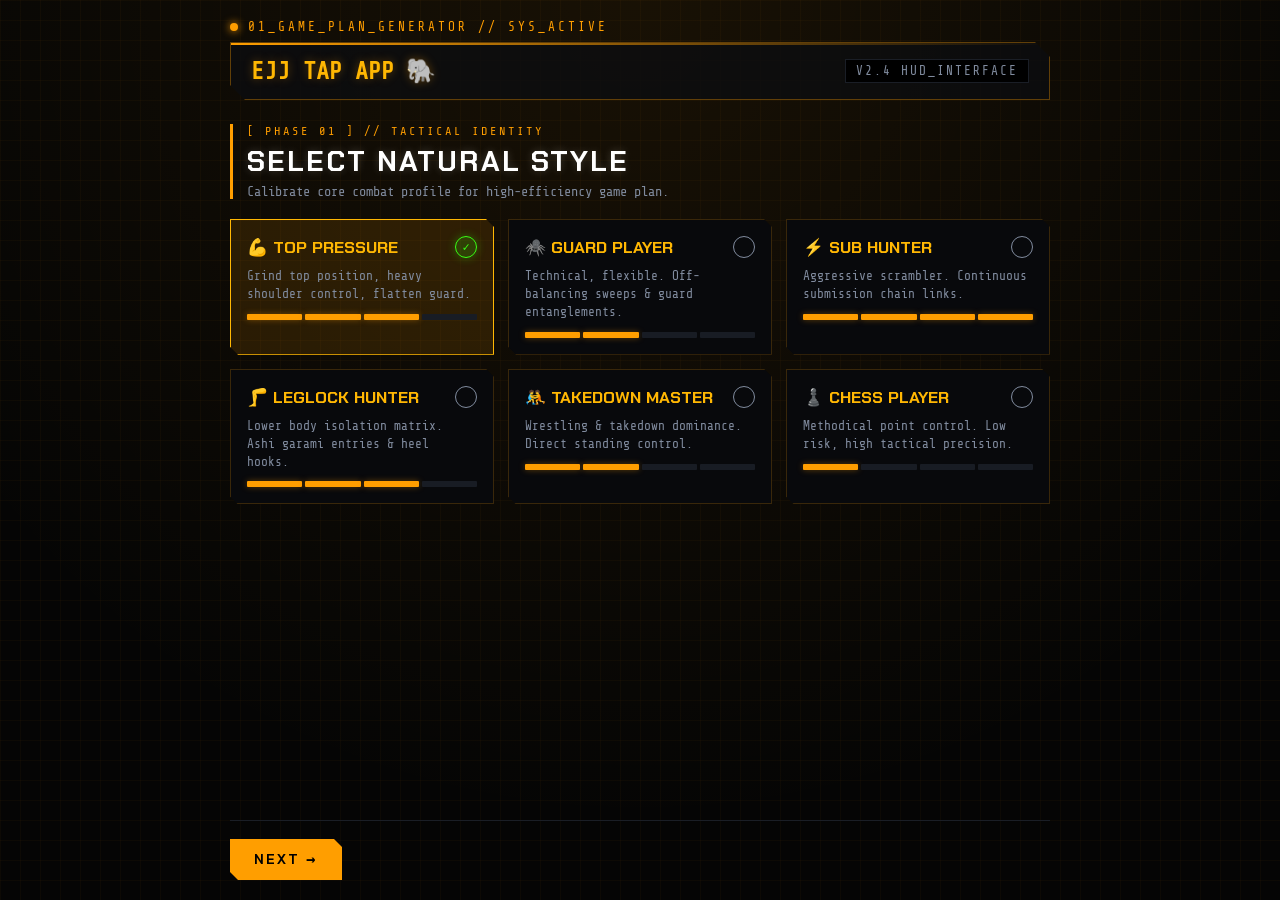
<file: index.html>
<!DOCTYPE html>
<html lang="es">
<head>
    <meta charset="UTF-8">
    <meta name="viewport" content="width=device-width, initial-scale=1.0">
    <title>EJJ TAP APP 🐘 - Game Plan Generator HUD</title>
    <link rel="preconnect" href="https://fonts.googleapis.com">
    <link rel="preconnect" href="https://fonts.gstatic.com" crossorigin>
    <link href="https://fonts.googleapis.com/css2?family=Chakra+Petch:wght@500;600;700&family=Share+Tech+Mono&family=JetBrains+Mono:wght@400;500;700&display=swap" rel="stylesheet">
    <style>
        :root {
            --bg-color: #050505;
            --card-bg: #0c0d10;
            --card-border: rgba(255, 158, 0, 0.35);
            --card-border-dim: #1a1e26;
            --accent-amber: #ff9e00;
            --accent-amber-bright: #ffb703;
            --accent-glow: rgba(255, 158, 0, 0.35);
            --accent-muted: rgba(255, 158, 0, 0.08);
            --neon-green: #39ff14;
            --neon-green-glow: rgba(57, 255, 20, 0.3);
            --text-main: #ff9e00;
            --text-bright: #ffffff;
            --text-muted: #808b9e;
            --font-display: 'Chakra Petch', sans-serif;
            --font-hud: 'Share Tech Mono', monospace;
            --font-code: 'JetBrains Mono', monospace;
        }

        * {
            box-sizing: border-box;
            margin: 0;
            padding: 0;
        }

        body {
            background-color: var(--bg-color);
            color: var(--text-main);
            font-family: var(--font-hud);
            min-height: 100vh;
            display: flex;
            flex-direction: column;
            justify-content: space-between;
            padding: 20px 16px;
            background-image: 
                radial-gradient(circle at 50% 0%, rgba(255, 158, 0, 0.08) 0%, transparent 75%),
                linear-gradient(to bottom, rgba(255, 158, 0, 0.03) 1px, transparent 1px),
                linear-gradient(to right, rgba(255, 158, 0, 0.03) 1px, transparent 1px);
            background-size: 100% 100%, 20px 20px, 20px 20px;
        }

        .container {
            max-width: 820px;
            width: 100%;
            margin: 0 auto;
        }

        h1, h2, h3, h4, .step-title, .btn, .badge {
            font-family: var(--font-display);
            text-transform: uppercase;
            letter-spacing: 2px;
        }

        /* BARRA SUPERIOR Y CABECERA HUD */
        .hud-top-tag {
            font-size: 0.8rem;
            color: var(--accent-amber);
            letter-spacing: 3px;
            display: flex;
            align-items: center;
            gap: 10px;
            margin-bottom: 8px;
            font-family: var(--font-hud);
        }

        .hud-dot {
            width: 8px;
            height: 8px;
            background-color: var(--accent-amber);
            border-radius: 50%;
            box-shadow: 0 0 8px var(--accent-amber);
            display: inline-block;
        }

        .header-brand {
            display: flex;
            align-items: center;
            justify-content: space-between;
            border: 1px solid var(--card-border);
            background: rgba(12, 13, 16, 0.8);
            padding: 14px 20px;
            margin-bottom: 24px;
            position: relative;
            clip-path: polygon(0 0, calc(100% - 15px) 0, 100% 15px, 100% 100%, 15px 100%, 0 calc(100% - 15px));
        }

        .header-brand::before {
            content: "";
            position: absolute;
            top: 0; left: 0; right: 0;
            height: 2px;
            background: linear-gradient(90deg, var(--accent-amber), transparent);
        }

        .header-brand .logo {
            display: flex;
            align-items: center;
            gap: 12px;
            font-size: 1.5rem;
            font-weight: 700;
            color: var(--accent-amber-bright);
            text-shadow: 0 0 10px var(--accent-glow);
        }

        .header-brand .version {
            font-size: 0.8rem;
            color: var(--text-muted);
            border: 1px solid var(--card-border-dim);
            padding: 4px 10px;
            letter-spacing: 2px;
            background: #000;
        }

        /* PASO DEL WIZARD */
        .step-header {
            margin-bottom: 20px;
            border-left: 3px solid var(--accent-amber);
            padding-left: 14px;
        }

        .step-indicator {
            font-size: 0.75rem;
            color: var(--accent-amber);
            letter-spacing: 3px;
            margin-bottom: 4px;
            font-family: var(--font-hud);
        }

        .step-title {
            font-size: 1.8rem;
            font-weight: 700;
            color: var(--text-bright);
            letter-spacing: 2px;
            text-shadow: 0 0 8px rgba(255, 255, 255, 0.2);
        }

        .step-subtitle {
            font-size: 0.85rem;
            color: var(--text-muted);
            margin-top: 4px;
            font-family: var(--font-hud);
        }

        .step-screen {
            display: none;
            animation: fadeIn 0.25s ease-out;
        }

        .step-screen.active {
            display: block;
        }

        @keyframes fadeIn {
            from { opacity: 0; transform: translateY(6px); }
            to { opacity: 1; transform: translateY(0); }
        }

        /* CONTENEDOR TÁCTICO BORDES BISELADOS */
        .hud-frame {
            border: 1px solid var(--card-border-dim);
            background: var(--card-bg);
            padding: 20px;
            margin-bottom: 20px;
            position: relative;
            clip-path: polygon(0 0, calc(100% - 10px) 0, 100% 10px, 100% 100%, 10px 100%, 0 calc(100% - 10px));
            transition: all 0.2s ease;
        }

        .hud-frame::after {
            content: "";
            position: absolute;
            bottom: 2px;
            right: 2px;
            width: 8px;
            height: 8px;
            border-right: 2px solid var(--accent-amber);
            border-bottom: 2px solid var(--accent-amber);
        }

        /* GRID DE TARJETAS TÁCTICAS */
        .options-grid {
            display: grid;
            grid-template-columns: repeat(auto-fit, minmax(240px, 1fr));
            gap: 14px;
            margin-bottom: 24px;
        }

        .card-hud {
            background: #08090c;
            border: 1px solid rgba(255, 158, 0, 0.2);
            padding: 16px;
            cursor: pointer;
            position: relative;
            transition: all 0.2s ease;
            user-select: none;
            clip-path: polygon(0 0, calc(100% - 8px) 0, 100% 8px, 100% 100%, 8px 100%, 0 calc(100% - 8px));
        }

        .card-hud:hover {
            border-color: var(--accent-amber);
            background: rgba(255, 158, 0, 0.05);
            transform: translateY(-2px);
            box-shadow: 0 0 15px rgba(255, 158, 0, 0.15);
        }

        .card-hud.selected {
            border-color: var(--accent-amber-bright);
            background: rgba(255, 158, 0, 0.12);
            box-shadow: 0 0 18px var(--accent-glow);
        }

        .card-hud-header {
            display: flex;
            justify-content: space-between;
            align-items: center;
            margin-bottom: 10px;
        }

        .card-hud-title {
            font-size: 1.05rem;
            font-weight: 700;
            color: var(--accent-amber-bright);
            font-family: var(--font-display);
            display: flex;
            align-items: center;
            gap: 8px;
        }

        .card-hud-desc {
            font-size: 0.8rem;
            color: var(--text-muted);
            line-height: 1.4;
            font-family: var(--font-hud);
        }

        /* ICONOS DE ESTADO Y SEGMENTOS DE BARRAS */
        .status-circle {
            width: 22px;
            height: 22px;
            border-radius: 50%;
            border: 1px solid var(--text-muted);
            display: flex;
            align-items: center;
            justify-content: center;
            font-size: 0.75rem;
            color: transparent;
            transition: all 0.2s;
        }

        .card-hud.selected .status-circle {
            border-color: var(--neon-green);
            background: rgba(57, 255, 20, 0.15);
            color: var(--neon-green);
            box-shadow: 0 0 10px var(--neon-green-glow);
        }

        .segment-bar {
            display: flex;
            gap: 3px;
            margin-top: 10px;
        }

        .segment {
            height: 6px;
            flex: 1;
            background: #181c24;
            border-radius: 1px;
        }

        .segment.active {
            background: var(--accent-amber);
            box-shadow: 0 0 6px var(--accent-glow);
        }

        /* RANGE SLIDER HUD */
        .slider-hud-container {
            background: #08090c;
            border: 1px solid var(--card-border);
            padding: 24px;
            margin-bottom: 24px;
            position: relative;
        }

        .slider-hud-header {
            display: flex;
            justify-content: space-between;
            align-items: center;
            margin-bottom: 16px;
            font-family: var(--font-display);
        }

        .slider-val-box {
            font-size: 1.8rem;
            font-weight: bold;
            color: var(--accent-amber-bright);
            text-shadow: 0 0 10px var(--accent-glow);
        }

        input[type="range"] {
            width: 100%;
            accent-color: var(--accent-amber);
            background: #181c24;
            height: 10px;
            outline: none;
            cursor: pointer;
        }

        /* BOTONES HUD */
        .nav-footer {
            display: flex;
            justify-content: space-between;
            align-items: center;
            border-top: 1px solid var(--card-border-dim);
            padding-top: 18px;
            margin-top: 12px;
        }

        .btn {
            background: transparent;
            border: 1px solid var(--card-border);
            color: var(--text-main);
            padding: 12px 24px;
            font-size: 0.85rem;
            font-weight: 700;
            cursor: pointer;
            transition: all 0.2s ease;
            letter-spacing: 2px;
            display: inline-flex;
            align-items: center;
            justify-content: center;
            gap: 10px;
            clip-path: polygon(0 0, calc(100% - 8px) 0, 100% 8px, 100% 100%, 8px 100%, 0 calc(100% - 8px));
        }

        .btn:hover {
            border-color: var(--accent-amber-bright);
            background: rgba(255, 158, 0, 0.1);
            color: var(--accent-amber-bright);
            box-shadow: 0 0 12px var(--accent-glow);
        }

        .btn-primary {
            background: var(--accent-amber);
            color: #000;
            border: none;
            font-weight: 800;
        }

        .btn-primary:hover {
            background: var(--accent-amber-bright);
            color: #000;
            box-shadow: 0 0 20px var(--accent-glow);
        }

        .btn-full {
            width: 100%;
            padding: 16px;
            font-size: 1rem;
        }

        /* SCREEN CARGA HUD */
        #loading-screen {
            text-align: center;
            padding: 60px 0;
        }

        .hud-scanner {
            width: 60px;
            height: 60px;
            border: 3px solid var(--card-border-dim);
            border-top-color: var(--accent-amber);
            border-bottom-color: var(--neon-green);
            border-radius: 50%;
            animation: spin 0.8s linear infinite;
            margin: 0 auto 24px auto;
            box-shadow: 0 0 15px var(--accent-glow);
        }

        @keyframes spin {
            to { transform: rotate(360deg); }
        }

        /* RESULTADOS Y CANVAS */
        .result-hud-box {
            background: #08090c;
            border: 1px solid var(--card-border);
            padding: 20px;
            margin-bottom: 16px;
            position: relative;
        }

        .result-hud-box h3 {
            color: var(--accent-amber-bright);
            font-size: 0.95rem;
            margin-bottom: 12px;
            border-bottom: 1px dashed var(--card-border-dim);
            padding-bottom: 8px;
            display: flex;
            align-items: center;
            gap: 8px;
        }

        .result-hud-box p, .result-hud-box li {
            font-size: 0.85rem;
            color: #d1d5db;
            line-height: 1.6;
            font-family: var(--font-hud);
        }

        .result-hud-box ul {
            list-style: none;
        }

        .result-hud-box li {
            margin-bottom: 8px;
            display: flex;
            align-items: flex-start;
            gap: 10px;
        }

        .result-hud-box li span.arrow {
            color: var(--accent-amber);
            font-weight: bold;
        }

        .chart-wrapper {
            display: flex;
            justify-content: center;
            align-items: center;
            padding: 10px 0;
        }

        #radarCanvas {
            max-width: 100%;
            height: auto;
        }

        .badge-container {
            display: flex;
            gap: 8px;
            margin-bottom: 12px;
            flex-wrap: wrap;
        }

        .badge {
            border: 1px solid var(--accent-amber);
            color: var(--accent-amber-bright);
            background: var(--accent-muted);
            padding: 3px 10px;
            font-size: 0.7rem;
            letter-spacing: 1.5px;
        }

        @media (max-width: 600px) {
            .step-title { font-size: 1.4rem; }
            .options-grid { grid-template-columns: 1fr; }
            body { padding: 12px 10px; }
        }
    </style>
</head>
<body>

    <div class="container">
        <!-- CABECERA TÁCTICA HUD -->
        <div class="hud-top-tag">
            <span class="hud-dot"></span> 01_GAME_PLAN_GENERATOR // SYS_ACTIVE
        </div>
        <div class="header-brand">
            <div class="logo">
                <span>EJJ TAP APP</span> 🐘
            </div>
            <div class="version">V2.4 HUD_INTERFACE</div>
        </div>

        <!-- PASO 1: ESTILO -->
        <div class="step-screen active" id="step-1">
            <div class="step-header">
                <div class="step-indicator">[ PHASE 01 ] // TACTICAL IDENTITY</div>
                <h2 class="step-title">SELECT NATURAL STYLE</h2>
                <p class="step-subtitle">Calibrate core combat profile for high-efficiency game plan.</p>
            </div>
            
            <div class="options-grid">
                <div class="card-hud selected" onclick="selectCard(this, 'single')" data-style="Top Pressure Player">
                    <div class="card-hud-header">
                        <div class="card-hud-title">💪 TOP PRESSURE</div>
                        <div class="status-circle">✓</div>
                    </div>
                    <div class="card-hud-desc">Grind top position, heavy shoulder control, flatten guard.</div>
                    <div class="segment-bar"><div class="segment active"></div><div class="segment active"></div><div class="segment active"></div><div class="segment"></div></div>
                </div>

                <div class="card-hud" onclick="selectCard(this, 'single')" data-style="Guard Player">
                    <div class="card-hud-header">
                        <div class="card-hud-title">🕷️ GUARD PLAYER</div>
                        <div class="status-circle">✓</div>
                    </div>
                    <div class="card-hud-desc">Technical, flexible. Off-balancing sweeps & guard entanglements.</div>
                    <div class="segment-bar"><div class="segment active"></div><div class="segment active"></div><div class="segment"></div><div class="segment"></div></div>
                </div>

                <div class="card-hud" onclick="selectCard(this, 'single')" data-style="Submission Hunter">
                    <div class="card-hud-header">
                        <div class="card-hud-title">⚡ SUB HUNTER</div>
                        <div class="status-circle">✓</div>
                    </div>
                    <div class="card-hud-desc">Aggressive scrambler. Continuous submission chain links.</div>
                    <div class="segment-bar"><div class="segment active"></div><div class="segment active"></div><div class="segment active"></div><div class="segment active"></div></div>
                </div>

                <div class="card-hud" onclick="selectCard(this, 'single')" data-style="Leglock Hunter">
                    <div class="card-hud-header">
                        <div class="card-hud-title">🦵 LEGLOCK HUNTER</div>
                        <div class="status-circle">✓</div>
                    </div>
                    <div class="card-hud-desc">Lower body isolation matrix. Ashi garami entries & heel hooks.</div>
                    <div class="segment-bar"><div class="segment active"></div><div class="segment active"></div><div class="segment active"></div><div class="segment"></div></div>
                </div>

                <div class="card-hud" onclick="selectCard(this, 'single')" data-style="Takedown Master">
                    <div class="card-hud-header">
                        <div class="card-hud-title">🤼 TAKEDOWN MASTER</div>
                        <div class="status-circle">✓</div>
                    </div>
                    <div class="card-hud-desc">Wrestling & takedown dominance. Direct standing control.</div>
                    <div class="segment-bar"><div class="segment active"></div><div class="segment active"></div><div class="segment"></div><div class="segment"></div></div>
                </div>

                <div class="card-hud" onclick="selectCard(this, 'single')" data-style="Chess Player">
                    <div class="card-hud-header">
                        <div class="card-hud-title">♟️ CHESS PLAYER</div>
                        <div class="status-circle">✓</div>
                    </div>
                    <div class="card-hud-desc">Methodical point control. Low risk, high tactical precision.</div>
                    <div class="segment-bar"><div class="segment active"></div><div class="segment"></div><div class="segment"></div><div class="segment"></div></div>
                </div>
            </div>
        </div>

        <!-- PASO 2: DEBILIDADES -->
        <div class="step-screen" id="step-2">
            <div class="step-header">
                <div class="step-indicator">[ PHASE 02 ] // SYSTEM WEAKNESS ASSESSMENT</div>
                <h2 class="step-title">TARGET WEAKNESSES</h2>
                <p class="step-subtitle">Identify up to 2 critical gaps in your tactical matrix.</p>
            </div>
            
            <div class="options-grid">
                <div class="card-hud" onclick="selectCard(this, 'multiple', 2)" data-weak="Escapes">
                    <div class="card-hud-header">
                        <div class="card-hud-title">01. ESCAPES</div>
                        <div class="status-circle">✓</div>
                    </div>
                    <div class="card-hud-desc">Stuck under side control, mount, or back control pins.</div>
                    <div class="segment-bar"><div class="segment active"></div><div class="segment active"></div><div class="segment"></div></div>
                </div>

                <div class="card-hud" onclick="selectCard(this, 'multiple', 2)" data-weak="Guard Passing">
                    <div class="card-hud-header">
                        <div class="card-hud-title">02. GUARD PASSING</div>
                        <div class="status-circle">✓</div>
                    </div>
                    <div class="card-hud-desc">Difficulty clearing leg barriers and getting top control.</div>
                    <div class="segment-bar"><div class="segment active"></div><div class="segment active"></div><div class="segment"></div></div>
                </div>

                <div class="card-hud" onclick="selectCard(this, 'multiple', 2)" data-weak="Finishing">
                    <div class="card-hud-header">
                        <div class="card-hud-title">03. FINISHING</div>
                        <div class="status-circle">✓</div>
                    </div>
                    <div class="card-hud-desc">Reaching dominant positions without securing the tap.</div>
                    <div class="segment-bar"><div class="segment active"></div><div class="segment active"></div><div class="segment"></div></div>
                </div>

                <div class="card-hud" onclick="selectCard(this, 'multiple', 2)" data-weak="Cardio">
                    <div class="card-hud-header">
                        <div class="card-hud-title">04. CARDIO / PACING</div>
                        <div class="status-circle">✓</div>
                    </div>
                    <div class="card-hud-desc">Gas tank exhaustion mid-roll causing positional collapse.</div>
                    <div class="segment-bar"><div class="segment active"></div><div class="segment active"></div><div class="segment"></div></div>
                </div>
            </div>
        </div>

        <!-- PASO 3: CALIBRACIÓN Y DÍAS -->
        <div class="step-screen" id="step-3">
            <div class="step-header">
                <div class="step-indicator">[ PHASE 03 ] // FREQUENCY & CALIBRATION</div>
                <h2 class="step-title">TRAINING SCHEDULE</h2>
                <p class="step-subtitle">Configure weekly sessions for workload calculation.</p>
            </div>

            <div class="slider-hud-container">
                <div class="slider-hud-header">
                    <span>WEEKLY SESSIONS FREQUENCY</span>
                    <span class="slider-val-box" id="slider-val">3 DAYS / WEEK</span>
                </div>
                <input type="range" id="days-slider" min="1" max="6" value="3" oninput="updateSlider(this.value)">
            </div>

            <button class="btn btn-primary btn-full" onclick="generatePlan()">[ INITIALIZE GAME PLAN ]</button>
        </div>

        <!-- SCREEN DE CARGA -->
        <div class="step-screen" id="loading-screen">
            <div class="hud-scanner"></div>
            <h2 class="step-title" style="text-align: center;">COMPUTING COMBAT MATRIX</h2>
            <p class="step-subtitle" id="loading-text" style="text-align: center; margin-top: 10px;">Calibrating radar pentagon efficiency metrics...</p>
        </div>

        <!-- SCREEN DE RESULTADOS -->
        <div class="step-screen" id="result-screen">
            <div id="export-container">
                <div class="step-header">
                    <div class="badge-container">
                        <div class="badge">● EJJ TAP APP</div>
                        <div class="badge" id="badge-style">TOP PRESSURE</div>
                    </div>
                    <h2 class="step-title" id="result-main-title">TACTICAL GAME PLAN</h2>
                </div>

                <!-- RADAR PENTAGONAL -->
                <div class="result-hud-box">
                    <h3>⚡ EFFICACY RADAR MATRIX</h3>
                    <div class="chart-wrapper">
                        <canvas id="radarCanvas" width="400" height="380"></canvas>
                    </div>
                </div>

                <div class="result-hud-box">
                    <h3>🎯 STYLE CORE PROFILE</h3>
                    <p id="result-identity-desc">You are a heavy top player who crushes the opponent's resolve.</p>
                </div>

                <div class="result-hud-box">
                    <h3>⚔️ PRIMARY ATTACK SEQUENCE</h3>
                    <ul id="result-attacks">
                        <li><span class="arrow">[1]</span> Knee slice pass to cross-side control</li>
                        <li><span class="arrow">[2]</span> Heavy shoulder pressure to force panic reaction</li>
                        <li><span class="arrow">[3]</span> Transition to mount or back control</li>
                    </ul>
                </div>

                <div class="result-hud-box">
                    <h3>🛠️ 30-DAY DRILL DRIFT FIX</h3>
                    <p id="result-weakness-fix">Work on escaping pins and drilling 10 minutes of guard passing every session.</p>
                </div>
            </div>

            <button class="btn btn-primary btn-full" style="margin-top: 16px;" onclick="downloadJPG()">📸 EXPORT GAME PLAN (.JPG)</button>
            <button class="btn" style="width: 100%; margin-top: 10px;" onclick="resetWizard()">← RE-CALIBRATE WIZARD</button>
        </div>

    </div>

    <!-- NAVEGACIÓN INFERIOR -->
    <div class="container" id="persistent-footer">
        <div class="nav-footer">
            <button class="btn" id="prev-btn" onclick="changeStep(-1)">← BACK</button>
            <button class="btn btn-primary" id="next-btn" onclick="changeStep(1)">NEXT →</button>
        </div>
    </div>

    <script>
        let currentStep = 1;
        const totalSteps = 3;
        let selectedStyleName = "Top Pressure Player";
        let selectedWeaknesses = [];
        let trainingDays = 3;

        function showStep(step) {
            document.querySelectorAll('.step-screen').forEach(el => el.classList.remove('active'));
            
            if (step <= totalSteps) {
                document.getElementById(`step-${step}`).classList.add('active');
                document.getElementById('persistent-footer').style.display = 'block';
            } else {
                document.getElementById('persistent-footer').style.display = 'none';
            }

            document.getElementById('prev-btn').style.display = (step === 1) ? 'none' : 'inline-flex';
        }

        function changeStep(direction) {
            currentStep += direction;
            if (currentStep < 1) currentStep = 1;
            if (currentStep > totalSteps) currentStep = totalSteps;
            showStep(currentStep);
        }

        function selectCard(cardElement, mode, maxSelected = 1) {
            if (mode === 'single') {
                const siblings = cardElement.parentElement.children;
                for (let card of siblings) {
                    card.classList.remove('selected');
                }
                cardElement.classList.add('selected');
                if(cardElement.dataset.style) {
                    selectedStyleName = cardElement.dataset.style;
                }
            } else if (mode === 'multiple') {
                cardElement.classList.toggle('selected');
                const selectedCards = cardElement.parentElement.querySelectorAll('.selected');
                if (selectedCards.length > maxSelected) {
                    cardElement.classList.remove('selected');
                }
                
                selectedWeaknesses = Array.from(cardElement.parentElement.querySelectorAll('.selected'))
                    .map(c => c.dataset.weak);
            }
        }

        function updateSlider(val) {
            trainingDays = val;
            document.getElementById('slider-val').innerText = val + (val == 1 ? ' DAY / WEEK' : ' DAYS / WEEK');
        }

        function generatePlan() {
            document.getElementById('persistent-footer').style.display = 'none';
            document.querySelectorAll('.step-screen').forEach(el => el.classList.remove('active'));
            
            const loadingScreen = document.getElementById('loading-screen');
            loadingScreen.classList.add('active');

            setTimeout(() => {
                document.getElementById('loading-text').innerText = 'Generating tactical radar matrix values...';
            }, 800);

            setTimeout(() => {
                loadingScreen.classList.remove('active');
                document.getElementById('result-screen').classList.add('active');
                updateResultContent();
                drawRadarChart();
            }, 1800);
        }

        function updateResultContent() {
            document.getElementById('badge-style').innerText = selectedStyleName.toUpperCase();
            document.getElementById('result-main-title').innerText = `${selectedStyleName} GAME PLAN`;

            const descEl = document.getElementById('result-identity-desc');
            const attacksEl = document.getElementById('result-attacks');
            const fixEl = document.getElementById('result-weakness-fix');

            if (selectedStyleName === 'Top Pressure Player') {
                descEl.innerText = "Heavy top pressure archetype. Crush opponent guard flexibility, force panic frames, and isolate pins.";
                attacksEl.innerHTML = `
                    <li><span class="arrow">[1]</span> Knee slice pass to cross-side heavy chest pin</li>
                    <li><span class="arrow">[2]</span> Shoulder-of-justice pressure forcing hip turn</li>
                    <li><span class="arrow">[3]</span> Smooth transition to mount or back trap</li>
                `;
            } else if (selectedStyleName === 'Guard Player') {
                descEl.innerText = "Technical guard orchestrator. Dictate match distance using sweeps, off-balancing angles, and leg entanglements.";
                attacksEl.innerHTML = `
                    <li><span class="arrow">[1]</span> De La Riva off-balance force to sweep</li>
                    <li><span class="arrow">[2]</span> Single Leg X elevation and guard recovery</li>
                    <li><span class="arrow">[3]</span> Back take transition or direct submission submission</li>
                `;
            } else if (selectedStyleName === 'Submission Hunter') {
                descEl.innerText = "Aggressive submission machine. Capitalize on scramble gaps to link continuous tap threats.";
                attacksEl.innerHTML = `
                    <li><span class="arrow">[1]</span> Snap down heavy control to front headlock choke</li>
                    <li><span class="arrow">[2]</span> Arm drag scramble directly to back hooks</li>
                    <li><span class="arrow">[3]</span> Triangle / Armbar high-velocity chain</li>
                `;
            } else if (selectedStyleName === 'Leglock Hunter') {
                descEl.innerText = "Lower body specialist. Isolate leg attacks from open guard and secure high-precision heel hooks.";
                attacksEl.innerHTML = `
                    <li><span class="arrow">[1]</span> Outside Ashi Garami entry from open guard</li>
                    <li><span class="arrow">[2]</span> Heel hook dig or kneebar leverage lock</li>
                    <li><span class="arrow">[3]</span> Hip-line pinning to neutralize escape attempts</li>
                `;
            } else if (selectedStyleName === 'Takedown Master') {
                descEl.innerText = "Standing control authority. Dictate match location with wrestling takedown dominance.";
                attacksEl.innerHTML = `
                    <li><span class="arrow">[1]</span> High-crotch single leg to double leg drive</li>
                    <li><span class="arrow">[2]</span> Heavy collar tie and snap down</li>
                    <li><span class="arrow">[3]</span> Pin stabilization and instant top control</li>
                `;
            } else {
                descEl.innerText = "Strategic mind. Low-risk positioning, point accumulation, and capitalizing on opponent fatigue.";
                attacksEl.innerHTML = `
                    <li><span class="arrow">[1]</span> Methodical grip fighting and posture neutralization</li>
                    <li><span class="arrow">[2]</span> Low-risk sweep scoring sequence</li>
                    <li><span class="arrow">[3]</span> Positional dominance draining match clock</li>
                `;
            }

            let weakText = selectedWeaknesses.length > 0 ? selectedWeaknesses.join(" & ") : "GENERAL DRILLING";
            fixEl.innerText = `PRIORITY DRILL (${weakText}): Dedicate 15 minutes of positional escape drills every session (${trainingDays}x/week).`;
        }

        // CANVAS RADAR ESTILO HUD AMBAR / NEON
        function drawRadarChart() {
            const canvas = document.getElementById('radarCanvas');
            const ctx = canvas.getContext('2d');
            const width = canvas.width;
            const height = canvas.height;
            const centerX = width / 2;
            const centerY = height / 2 + 8;
            const radius = 120;

            ctx.clearRect(0, 0, width, height);

            const labels = ['TAKEDOWNS', 'LEGLOCKS', 'PASSING', 'GUARD', 'SUBMISSIONS'];
            
            let values = [60, 50, 70, 60, 65];
            if (selectedStyleName === 'Top Pressure Player') values = [75, 45, 95, 50, 65];
            else if (selectedStyleName === 'Guard Player') values = [40, 65, 50, 95, 75];
            else if (selectedStyleName === 'Submission Hunter') values = [60, 75, 65, 70, 95];
            else if (selectedStyleName === 'Leglock Hunter') values = [50, 98, 55, 75, 85];
            else if (selectedStyleName === 'Takedown Master') values = [98, 40, 80, 45, 60];
            else if (selectedStyleName === 'Chess Player') values = [70, 60, 75, 75, 70];

            const numSides = 5;
            const angleStep = (Math.PI * 2) / numSides;
            const startAngle = -Math.PI / 2;

            // REJILLA Y EJES TÁCTICOS
            for (let level = 1; level <= 3; level++) {
                const levelRadius = (radius / 3) * level;
                ctx.beginPath();
                ctx.strokeStyle = level === 3 ? 'rgba(255, 158, 0, 0.4)' : '#1a1e26';
                ctx.lineWidth = 1;

                for (let i = 0; i < numSides; i++) {
                    const angle = startAngle + i * angleStep;
                    const x = centerX + levelRadius * Math.cos(angle);
                    const y = centerY + levelRadius * Math.sin(angle);
                    if (i === 0) ctx.moveTo(x, y);
                    else ctx.lineTo(x, y);
                }
                ctx.closePath();
                ctx.stroke();
            }

            // ETIQUETAS HUD
            ctx.fillStyle = '#ff9e00';
            ctx.font = 'bold 11px "Share Tech Mono", monospace';
            ctx.textAlign = 'center';

            for (let i = 0; i < numSides; i++) {
                const angle = startAngle + i * angleStep;
                const x = centerX + radius * Math.cos(angle);
                const y = centerY + radius * Math.sin(angle);

                ctx.beginPath();
                ctx.strokeStyle = 'rgba(255, 158, 0, 0.2)';
                ctx.moveTo(centerX, centerY);
                ctx.lineTo(x, y);
                ctx.stroke();

                const labelX = centerX + (radius + 28) * Math.cos(angle);
                const labelY = centerY + (radius + 18) * Math.sin(angle);
                ctx.fillText(labels[i], labelX, labelY);
            }

            // ÁREA DE RENDIMIENTO ÁMBAR GLOW
            ctx.beginPath();
            for (let i = 0; i < numSides; i++) {
                const angle = startAngle + i * angleStep;
                const valRadius = (radius * (values[i] / 100));
                const x = centerX + valRadius * Math.cos(angle);
                const y = centerY + valRadius * Math.sin(angle);

                if (i === 0) ctx.moveTo(x, y);
                else ctx.lineTo(x, y);
            }
            ctx.closePath();

            ctx.fillStyle = 'rgba(255, 158, 0, 0.25)';
            ctx.fill();
            ctx.strokeStyle = '#ffb703';
            ctx.lineWidth = 2;
            ctx.stroke();

            // PUNTOS NEÓN
            for (let i = 0; i < numSides; i++) {
                const angle = startAngle + i * angleStep;
                const valRadius = (radius * (values[i] / 100));
                const x = centerX + valRadius * Math.cos(angle);
                const y = centerY + valRadius * Math.sin(angle);

                ctx.beginPath();
                ctx.arc(x, y, 4, 0, Math.PI * 2);
                ctx.fillStyle = '#39ff14';
                ctx.fill();
                ctx.strokeStyle = '#000';
                ctx.lineWidth = 1;
                ctx.stroke();
            }
        }

        // DESCARGAR EN JPG ESTILO REFERENCIA HUD
        function downloadJPG() {
            const radarCanvas = document.getElementById('radarCanvas');
            const canvas = document.createElement('canvas');
            const ctx = canvas.getContext('2d');
            
            canvas.width = 640;
            canvas.height = 920;

            // Fondo Negro Profundo
            ctx.fillStyle = '#050505';
            ctx.fillRect(0, 0, canvas.width, canvas.height);

            // Borde Táctico Ámbar
            ctx.strokeStyle = '#ff9e00';
            ctx.lineWidth = 3;
            ctx.strokeRect(16, 16, canvas.width - 32, canvas.height - 32);

            // Detalles de Esquinas Tácticas HUD
            ctx.fillStyle = '#ff9e00';
            ctx.fillRect(10, 10, 16, 4);
            ctx.fillRect(10, 10, 4, 16);
            ctx.fillRect(canvas.width - 26, 10, 16, 4);
            ctx.fillRect(canvas.width - 14, 10, 4, 16);

            // Encabezado
            ctx.fillStyle = '#ff9e00';
            ctx.font = 'bold 14px "Share Tech Mono", monospace';
            ctx.fillText('● 01_GAME_PLAN_GENERATOR // EJJ TAP APP', 40, 55);

            ctx.fillStyle = '#ffffff';
            ctx.font = 'bold 28px "Chakra Petch", sans-serif';
            ctx.fillText(selectedStyleName.toUpperCase() + ' PLAN', 40, 95);

            ctx.fillStyle = '#808b9e';
            ctx.font = '13px "Share Tech Mono", monospace';
            ctx.fillText(`SCHEDULE: ${trainingDays} DAYS/WK | TARGET: ${selectedWeaknesses.join(', ') || 'BALANCED'}`, 40, 125);

            // Renderizar Radar Canvas
            ctx.drawImage(radarCanvas, 120, 150, 400, 380);

            // Módulo Secuencia Ataque
            ctx.fillStyle = '#ff9e00';
            ctx.font = 'bold 16px "Chakra Petch", sans-serif';
            ctx.fillText('PRIMARY ATTACK SEQUENCE:', 40, 570);

            ctx.fillStyle = '#ffffff';
            ctx.font = '14px "Share Tech Mono", monospace';
            const attacks = document.querySelectorAll('#result-attacks li');
            let yPos = 605;
            attacks.forEach(li => {
                ctx.fillText(li.innerText, 40, yPos);
                yPos += 30;
            });

            // Módulo Enfoque 30 días
            ctx.fillStyle = '#ff9e00';
            ctx.font = 'bold 16px "Chakra Petch", sans-serif';
            ctx.fillText('30-DAY TECHNICAL DRILL FOCUS:', 40, 720);

            ctx.fillStyle = '#808b9e';
            ctx.font = '13px "Share Tech Mono", monospace';
            const fixText = document.getElementById('result-weakness-fix').innerText;
            
            const words = fixText.split(' ');
            let line = '';
            let lineY = 750;
            for (let i = 0; i < words.length; i++) {
                let testLine = line + words[i] + ' ';
                if (ctx.measureText(testLine).width > 540) {
                    ctx.fillText(line, 40, lineY);
                    line = words[i] + ' ';
                    lineY += 22;
                } else {
                    line = testLine;
                }
            }
            ctx.fillText(line, 40, lineY);

            // Pie de Imagen
            ctx.fillStyle = '#39ff14';
            ctx.font = '12px "Share Tech Mono", monospace';
            ctx.fillText('EJJ TAP APP // ONE STEP CLOSER EVERYDAY', 40, 860);

            const link = document.createElement('a');
            link.download = `EJJ-HUD-Plan-${selectedStyleName.replace(/\s+/g, '-')}.jpg`;
            link.href = canvas.toDataURL('image/jpeg', 0.95);
            link.click();
        }

        function resetWizard() {
            currentStep = 1;
            showStep(currentStep);
        }

        showStep(currentStep);
    </script>
</body>
</html>
</file>
